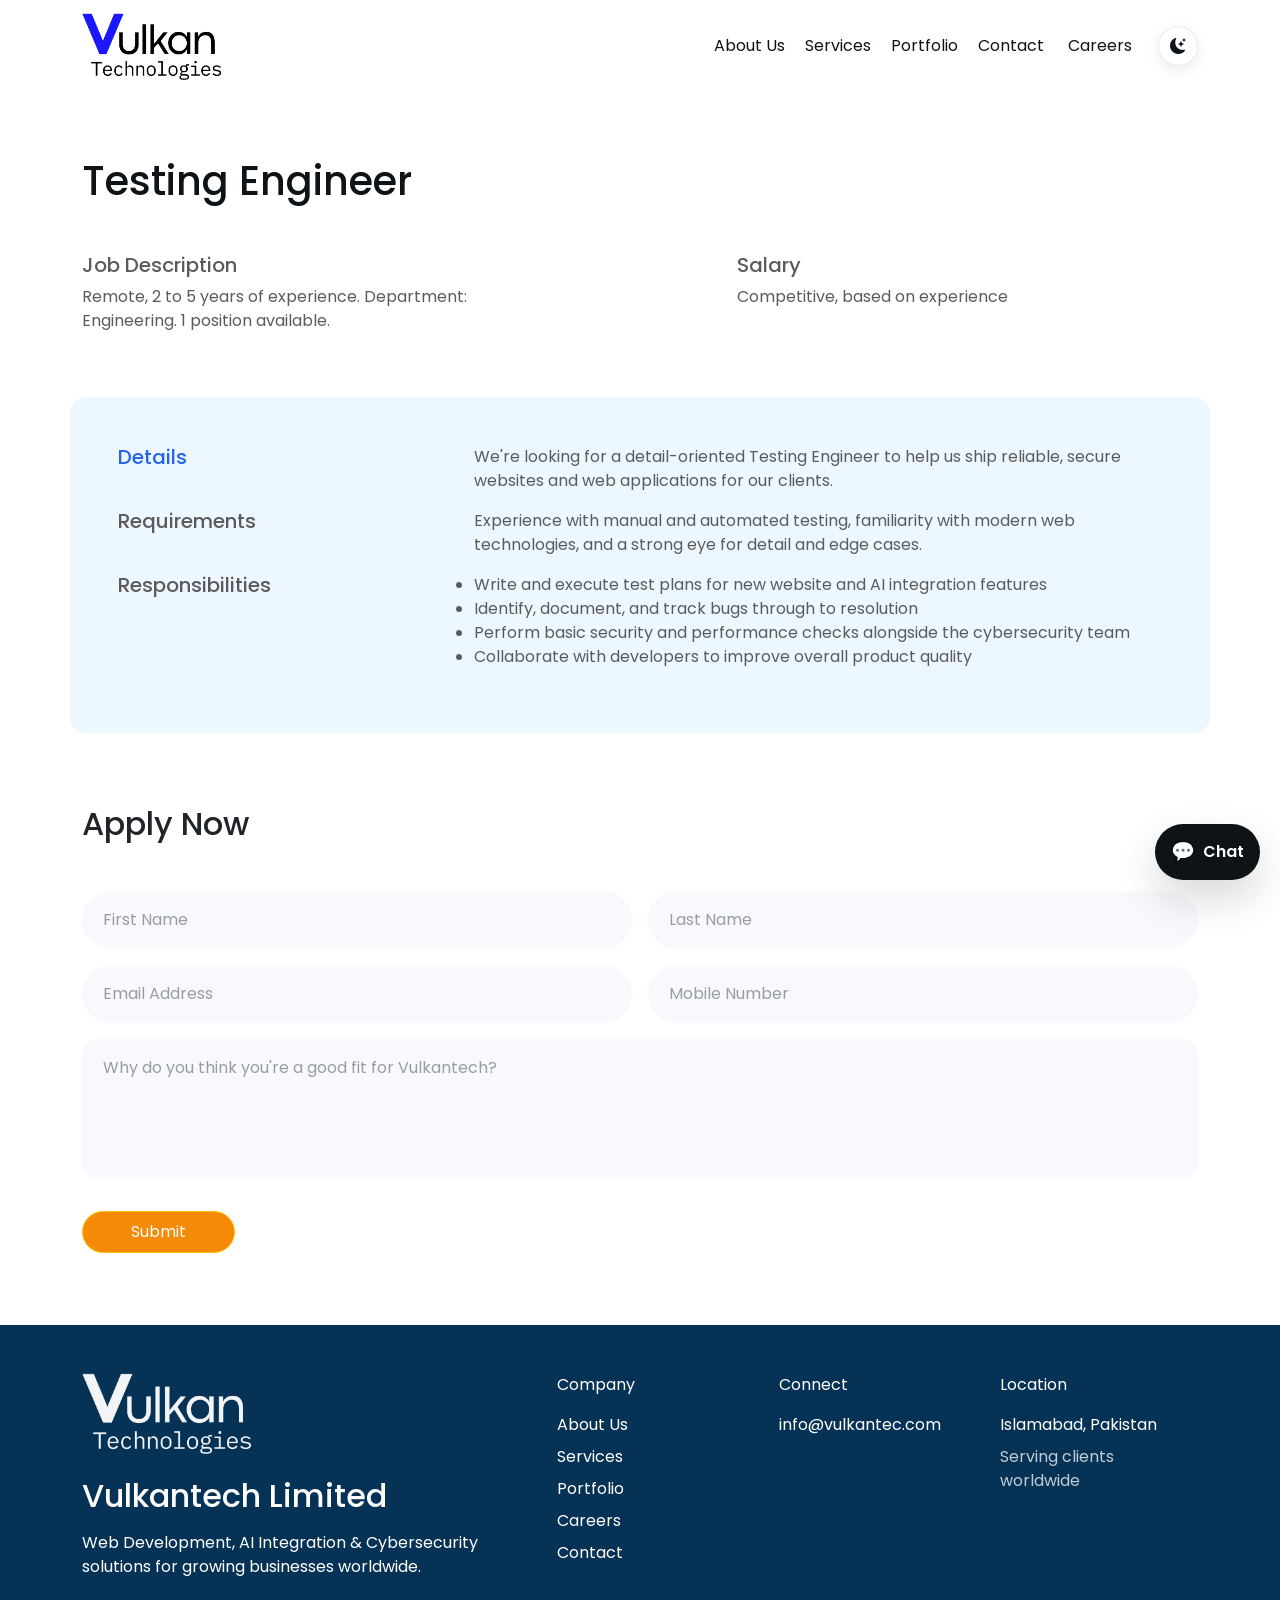
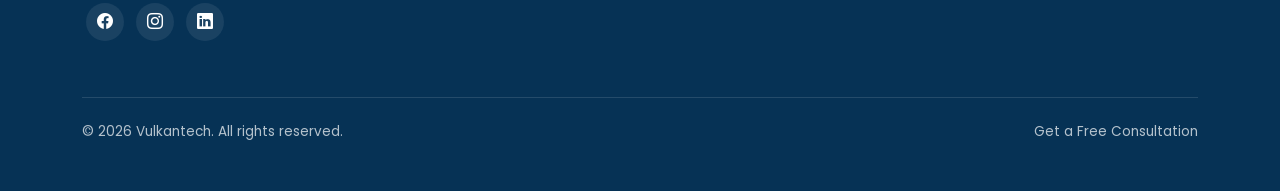
<file: Apply.html>
<!DOCTYPE html>
<html lang="en">
  <head>
    <meta charset="UTF-8" />
    <script>
      (function () {
        var stored = localStorage.getItem("theme");
        var theme = stored || (window.matchMedia("(prefers-color-scheme: dark)").matches ? "dark" : "light");
        document.documentElement.setAttribute("data-theme", theme);
      })();
    </script>
    <meta http-equiv="X-UA-Compatible" content="IE=edge" />
    <meta name="viewport" content="width=device-width, initial-scale=1.0" />
    <title>Apply Now | Careers at Vulkantech</title>
    <meta name="description" content="Apply for an open role at Vulkantech. Tell us about yourself and we'll get back to you." />
    <meta name="robots" content="noindex, follow" />
    <meta name="author" content="Vulkantech" />
    <link rel="canonical" href="https://vulkantech.com/Apply.html" />
    <meta name="theme-color" content="#063255" />

    <link rel="icon" type="image/x-icon" href="./favicon.ico" />
    <link rel="icon" type="image/png" sizes="32x32" href="./images/favicon-32x32.png" />
    <link rel="icon" type="image/png" sizes="16x16" href="./images/favicon-16x16.png" />
    <link rel="apple-touch-icon" sizes="180x180" href="./images/apple-touch-icon.png" />
    <link rel="manifest" href="./site.webmanifest" />

    <link rel="preconnect" href="https://fonts.googleapis.com" />
    <link rel="preconnect" href="https://fonts.gstatic.com" crossorigin />
    <link rel="preconnect" href="https://cdn.jsdelivr.net" crossorigin />
    <link
      href="https://fonts.googleapis.com/css2?family=Poppins:wght@100;200;300;400;500;600;700;800&display=swap"
      rel="stylesheet"
    />

    <link rel="stylesheet" href="./app.css" />
    <link
      href="https://cdn.jsdelivr.net/npm/bootstrap@5.1.3/dist/css/bootstrap.min.css"
      rel="stylesheet"
      integrity="sha384-1BmE4kWBq78iYhFldvKuhfTAU6auU8tT94WrHftjDbrCEXSU1oBoqyl2QvZ6jIW3"
      crossorigin="anonymous"
    />
    <link
      rel="stylesheet"
      href="https://cdn.jsdelivr.net/npm/bootstrap-icons@1.11.3/font/bootstrap-icons.css"
    />
    <script src="./components/Navbar.js" defer></script>
  </head>
  <body>
    <a class="skip-link" href="#main-content">Skip to main content</a>
    <div class="app">
      <!-- Navbar  -->
      <nav id="navbar" class="navbar navbar-expand-md navbar-light"></nav>
      <main id="main-content">
      <!-- Header  -->
      <div class="container-fluid mt-5">
        <div class="container light-bg">
          <div class="row">
            <div class="col-10">
              <h1 class="cl-blue-900 mt-3">Testing Engineer</h1>
              <div
                class="d-flex flex-column flex-sm-row justify-content-between mt-5"
              >
                <div class="me-3">
                  <div class="h5">Job Description</div>
                  <p class="w-75">
                    Remote, 2 to 5 years of experience. Department: Engineering. 1 position available.
                  </p>
                </div>
                <div>
                  <div class="h5">Salary</div>
                  <p>Competitive, based on experience</p>
                </div>
              </div>
            </div>
          </div>
        </div>
      </div>
      <!-- Detail  -->
      <div class="container-fluid mt-5 reveal">
        <div class="container bg-bluefaint light-bg b-6 p-3 p-md-5">
          <div class="row">
            <div class="col-12">
              <div class="row">
                <div class="col-12 col-sm-4 h5 cl-primary">Details</div>
                <div class="col-12 col-sm-8">
                  <p>
                    We're looking for a detail-oriented Testing Engineer to help us ship reliable, secure websites and web applications for our clients.
                  </p>
                </div>
              </div>
            </div>
            <div class="col-12">
              <div class="row">
                <div class="col-12 col-sm-4 h5">Requirements</div>
                <div class="col-12 col-sm-8">
                  <p>
                    Experience with manual and automated testing, familiarity with modern web technologies, and a strong eye for detail and edge cases.
                  </p>
                </div>
              </div>
            </div>
            <div class="col-12">
              <div class="row">
                <div class="col-12 col-sm-4 h5">Responsibilities</div>
                <div class="col-12 col-sm-8">
                  <ul class="p-sm-0">
                    <li>Write and execute test plans for new website and AI integration features</li>
                    <li>
                      Identify, document, and track bugs through to resolution
                    </li>
                    <li>
                      Perform basic security and performance checks alongside the cybersecurity team
                    </li>
                    <li>
                      Collaborate with developers to improve overall product quality
                    </li>
                  </ul>
                </div>
              </div>
            </div>
          </div>
        </div>
      </div>
      <!-- Apply section  -->
      <div class="container-fluid py-5 my-4 reveal">
        <div class="container">
          <h2>Apply Now</h2>
          <div class="mt-5">
            <form
              class="row g-3"
              id="applyForm"
              data-mailto-form
              data-mailto-to="info@vulkantech.com"
              data-mailto-subject="Job application: Testing Engineer"
            >
              <div class="col-12">
                <div class="row row-cols-2 g-3">
                  <div class="form-floating col-12 col-md-6">
                    <input
                      class="form-control border-0 bg-blue-200 rounded-pill px-3"
                      type="text"
                      name="First Name"
                      id="applyFirstName"
                      placeholder="First Name"
                      required
                    />
                    <label class="ms-3" for="applyFirstName">First Name</label>
                  </div>
                  <div class="form-floating col-12 col-md-6">
                    <input
                      class="form-control border-0 bg-blue-200 rounded-pill px-3"
                      type="text"
                      name="Last Name"
                      id="applyLastName"
                      placeholder="Last Name"
                      required
                    />
                    <label class="ms-3" for="applyLastName">Last Name</label>
                  </div>
                </div>
              </div>
              <div class="col-12">
                <div class="row row-cols-2 g-3">
                  <div class="form-floating col-12 col-md-6">
                    <input
                      class="form-control border-0 bg-blue-200 rounded-pill px-3"
                      type="email"
                      name="Email"
                      id="applyEmail"
                      placeholder="Email Id"
                      required
                    />
                    <label class="ms-3" for="applyEmail"
                      >Email Address</label
                    >
                  </div>
                  <div class="form-floating col-12 col-md-6">
                    <input
                      class="form-control border-0 bg-blue-200 rounded-pill px-3"
                      type="tel"
                      name="Mobile Number"
                      id="applyMobile"
                      placeholder="Mobile Number"
                    />
                    <label class="ms-3" for="applyMobile"
                      >Mobile Number</label
                    >
                  </div>
                </div>
              </div>
              <div class="form-floating col-12">
                <textarea
                  class="form-control border-0 bg-blue-200 b-6 px-3"
                  placeholder="Leave a comment here"
                  name="Why are you a good fit"
                  id="floatingTextarea2"
                  style="height: 140px; resize: none"
                  required
                ></textarea>
                <label class="ms-3" for="floatingTextarea2"
                  >Why do you think you're a good fit for Vulkantech?</label
                >
              </div>
              <div class="col-12 pt-3">
                <button
                  id="applyFormSubmitBtn"
                  type="submit"
                  class="btn btn-warning rounded-pill bg-brand-primay px-5 py-2"
                >
                  Submit
                </button>
                <div class="form-success" role="status">
                  <i class="bi bi-check-circle-fill" aria-hidden="true"></i>
                  Thanks! Your email app should open with your application ready to send.
                </div>
              </div>
            </form>
          </div>
        </div>
      </div>
      </main>
      <!-- Footer  -->
      <footer
        id="footer"
        class="container-fluid bg-blueDark py-5 dark-bg"
      ></footer>
    </div>
    <!-- Bootstrap CDN link  -->
    <script
      src="https://cdn.jsdelivr.net/npm/bootstrap@5.1.3/dist/js/bootstrap.bundle.min.js"
      integrity="sha384-ka7Sk0Gln4gmtz2MlQnikT1wXgYsOg+OMhuP+IlRH9sENBO0LRn5q+8nbTov4+1p"
      crossorigin="anonymous"
    ></script>
    <div class="chat-widget" id="chatWidget">
      <button class="chat-widget-toggle" id="chatWidgetToggle" aria-label="Open chat" aria-expanded="false" aria-controls="chatWidgetPanel">
        <span class="chat-widget-icon" aria-hidden="true">💬</span>
        <span class="chat-widget-label">Chat</span>
      </button>
      <div class="chat-widget-panel" id="chatWidgetPanel" aria-hidden="true">
        <div class="chat-widget-header">
          <div>
            <strong>Support Chat</strong>
            <p>How can we help you today?</p>
          </div>
          <button type="button" class="chat-widget-close" id="chatWidgetClose" aria-label="Close chat">✕</button>
        </div>
        <div class="chat-widget-body" id="chatWidgetBody">
          <div class="chat-message bot">Hi there! 👋 Ask me about our services, pricing, contact info, or business hours.</div>
        </div>
        <form class="chat-widget-form" id="chatWidgetForm">
          <input type="text" id="chatWidgetInput" placeholder="Type your message..." aria-label="Type your message" />
          <button type="submit" class="chat-widget-send">Send</button>
        </form>
      </div>
    </div>
    <!--  App.js file -->
    <script src="./app.js"></script>
    <!--  Component : Footer -->
    <script src="./components/Footer.js"></script>
  </body>
</html>
</file>
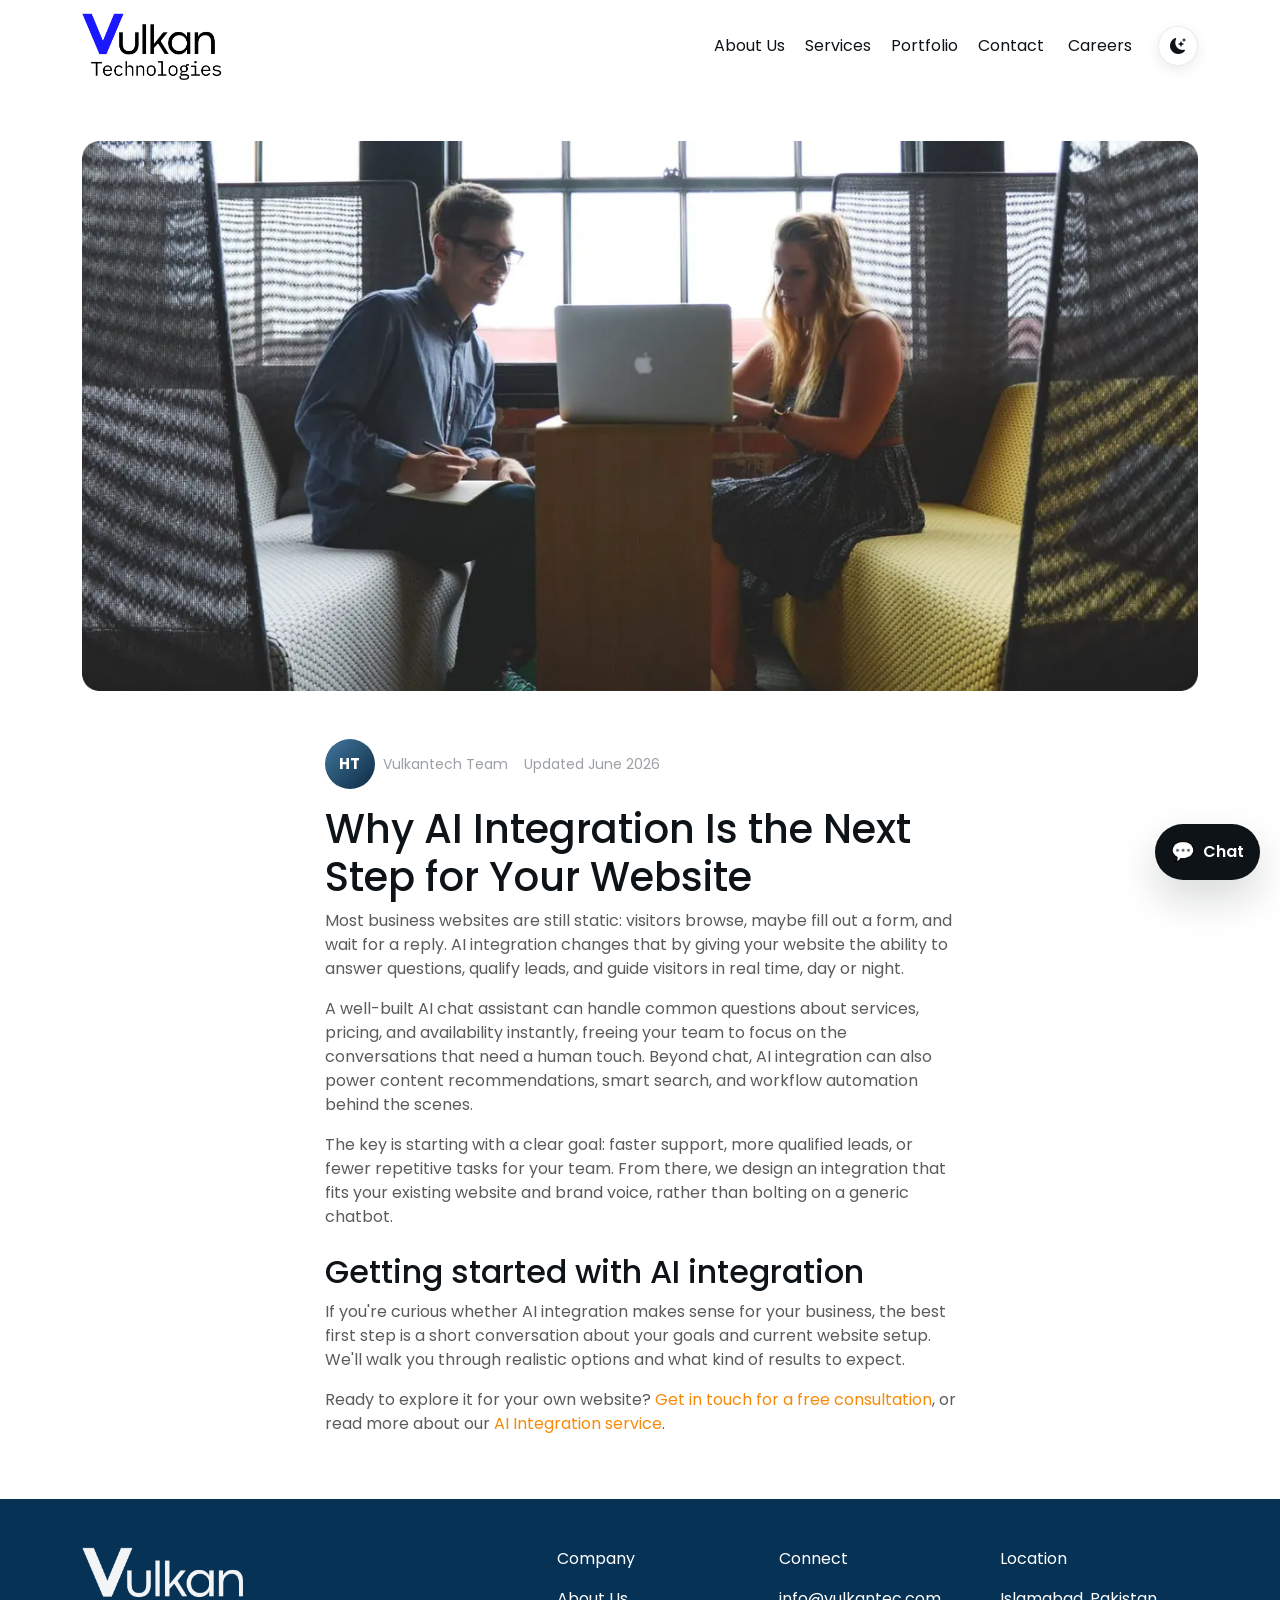
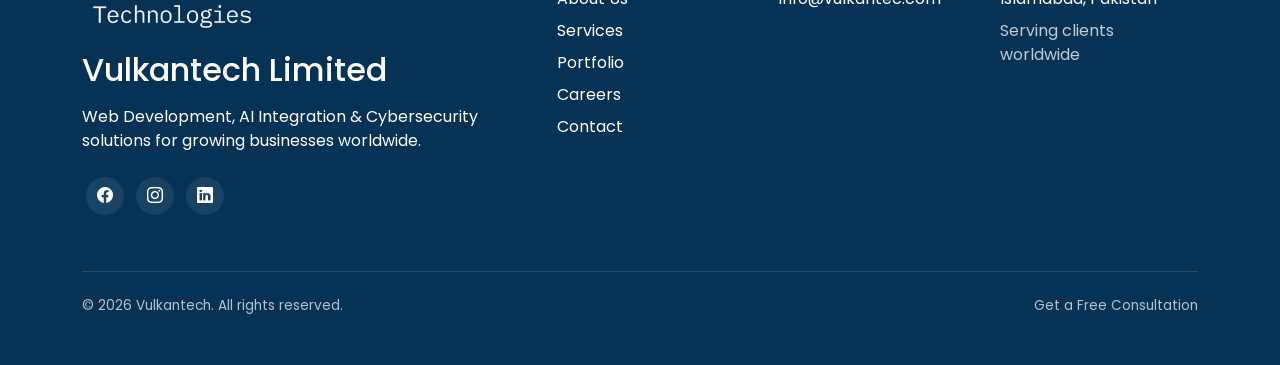
<file: BlogInner.html>
<!DOCTYPE html>
<html lang="en">
  <head>
    <meta charset="UTF-8" />
    <script>
      (function () {
        var stored = localStorage.getItem("theme");
        var theme = stored || (window.matchMedia("(prefers-color-scheme: dark)").matches ? "dark" : "light");
        document.documentElement.setAttribute("data-theme", theme);
      })();
    </script>
    <meta http-equiv="X-UA-Compatible" content="IE=edge" />
    <meta name="viewport" content="width=device-width, initial-scale=1.0" />
    <title>Why AI Integration Is the Next Step for Your Website | Vulkantech</title>
    <meta
      name="description"
      content="Smart chatbots and automation can cut response times and boost conversions. Here's how AI integration helps growing businesses get more from their website."
    />
    <meta name="keywords" content="AI integration for websites, AI chatbot, website automation, Vulkantech blog" />
    <meta name="robots" content="index, follow" />
    <meta name="author" content="Vulkantech" />
    <link rel="canonical" href="https://vulkantech.com/BlogInner.html" />
    <meta name="theme-color" content="#063255" />

    <meta property="og:type" content="article" />
    <meta property="og:site_name" content="Vulkantech" />
    <meta property="og:title" content="Why AI Integration Is the Next Step for Your Website" />
    <meta property="og:description" content="Smart chatbots and automation can cut response times and boost conversions. Here's how AI integration helps growing businesses." />
    <meta property="og:url" content="https://vulkantech.com/BlogInner.html" />
    <meta property="og:image" content="https://vulkantech.com/images/og-image.png" />
    <meta name="twitter:card" content="summary_large_image" />
    <meta name="twitter:title" content="Why AI Integration Is the Next Step for Your Website" />
    <meta name="twitter:description" content="Smart chatbots and automation can cut response times and boost conversions. Here's how AI integration helps growing businesses." />
    <meta name="twitter:image" content="https://vulkantech.com/images/og-image.png" />

    <link rel="icon" type="image/x-icon" href="./favicon.ico" />
    <link rel="icon" type="image/png" sizes="32x32" href="./images/favicon-32x32.png" />
    <link rel="icon" type="image/png" sizes="16x16" href="./images/favicon-16x16.png" />
    <link rel="apple-touch-icon" sizes="180x180" href="./images/apple-touch-icon.png" />
    <link rel="manifest" href="./site.webmanifest" />

    <link rel="preconnect" href="https://fonts.googleapis.com" />
    <link rel="preconnect" href="https://fonts.gstatic.com" crossorigin />
    <link rel="preconnect" href="https://cdn.jsdelivr.net" crossorigin />
    <link
      href="https://fonts.googleapis.com/css2?family=Poppins:wght@100;200;300;400;500;600;700;800&display=swap"
      rel="stylesheet"
    />

    <link rel="stylesheet" href="./app.css" />
    <link
      href="https://cdn.jsdelivr.net/npm/bootstrap@5.1.3/dist/css/bootstrap.min.css"
      rel="stylesheet"
      integrity="sha384-1BmE4kWBq78iYhFldvKuhfTAU6auU8tT94WrHftjDbrCEXSU1oBoqyl2QvZ6jIW3"
      crossorigin="anonymous"
    />
    <link
      rel="stylesheet"
      href="https://cdn.jsdelivr.net/npm/bootstrap-icons@1.11.3/font/bootstrap-icons.css"
    />
    <script src="./components/Navbar.js" defer></script>

    <script type="application/ld+json">
      {
        "@context": "https://schema.org",
        "@type": "BlogPosting",
        "headline": "Why AI Integration Is the Next Step for Your Website",
        "datePublished": "2026-05-04",
        "author": { "@type": "Organization", "name": "Vulkantech" },
        "publisher": { "@type": "Organization", "name": "Vulkantech" },
        "mainEntityOfPage": "https://vulkantech.com/BlogInner.html"
      }
    </script>
  </head>
  <body>
    <a class="skip-link" href="#main-content">Skip to main content</a>
    <div class="app">
      <!-- Navbar  -->
      <nav id="navbar" class="navbar navbar-expand-md navbar-light"></nav>
      <main id="main-content">
      <!-- Post detail / info  -->
      <section class="container-fluid py-3 py-md-5 light-bg reveal">
        <div class="container">
          <div class="row justify-content-center g-5">
            <div class="col-12">
              <img
                class="img-fit-cover b-6"
                src="./images/BlogPost-Img.webp"
                alt="AI chat assistant integrated into a website interface"
                loading="lazy"
              />
            </div>
            <div class="col-12 col-md-10 col-lg-7">
              <div>
                <figcaption class="reviewer-info d-flex align-items-center">
                  <div
                    class="avatar-initial"
                    style="width: 50px; height: 50px;"
                    aria-hidden="true"
                  >
                    HT
                  </div>
                  <div class="d-flex flex-wrap">
                    <span class="px-2 fs-7">Vulkantech Team</span>
                    <span class="px-2 fs-7">Updated June 2026</span>
                  </div>
                </figcaption>
                <div>
                  <h1 class="cl-blue-900 mt-3">
                    Why AI Integration Is the Next Step for Your Website
                  </h1>
                  <div>
                    <p>
                      Most business websites are still static: visitors browse, maybe fill out a form, and wait for a reply. AI integration changes that by giving your website the ability to answer questions, qualify leads, and guide visitors in real time, day or night.
                    </p>
                    <p>
                      A well-built AI chat assistant can handle common questions about services, pricing, and availability instantly, freeing your team to focus on the conversations that need a human touch. Beyond chat, AI integration can also power content recommendations, smart search, and workflow automation behind the scenes.
                    </p>
                    <p>
                      The key is starting with a clear goal: faster support, more qualified leads, or fewer repetitive tasks for your team. From there, we design an integration that fits your existing website and brand voice, rather than bolting on a generic chatbot.
                    </p>
                  </div>
                </div>
                <div>
                  <h2 class="cl-blue-900 mt-4">
                    Getting started with AI integration
                  </h2>
                  <div>
                    <p>
                      If you're curious whether AI integration makes sense for your business, the best first step is a short conversation about your goals and current website setup. We'll walk you through realistic options and what kind of results to expect.
                    </p>
                    <p>
                      Ready to explore it for your own website? <a href="./contact.html">Get in touch for a free consultation</a>, or read more about our <a href="./service.html">AI Integration service</a>.
                    </p>
                  </div>
                </div>
              </div>
            </div>
          </div>
        </div>
      </section>
      </main>
      <!-- Footer  -->
      <footer
        id="footer"
        class="container-fluid bg-blueDark py-5 dark-bg"
      ></footer>
    </div>
    <!-- Bootstrap CDN link  -->
    <script
      src="https://cdn.jsdelivr.net/npm/bootstrap@5.1.3/dist/js/bootstrap.bundle.min.js"
      integrity="sha384-ka7Sk0Gln4gmtz2MlQnikT1wXgYsOg+OMhuP+IlRH9sENBO0LRn5q+8nbTov4+1p"
      crossorigin="anonymous"
    ></script>
    <div class="chat-widget" id="chatWidget">
      <button class="chat-widget-toggle" id="chatWidgetToggle" aria-label="Open chat" aria-expanded="false" aria-controls="chatWidgetPanel">
        <span class="chat-widget-icon" aria-hidden="true">💬</span>
        <span class="chat-widget-label">Chat</span>
      </button>
      <div class="chat-widget-panel" id="chatWidgetPanel" aria-hidden="true">
        <div class="chat-widget-header">
          <div>
            <strong>Support Chat</strong>
            <p>How can we help you today?</p>
          </div>
          <button type="button" class="chat-widget-close" id="chatWidgetClose" aria-label="Close chat">✕</button>
        </div>
        <div class="chat-widget-body" id="chatWidgetBody">
          <div class="chat-message bot">Hi there! 👋 Ask me about our services, pricing, contact info, or business hours.</div>
        </div>
        <form class="chat-widget-form" id="chatWidgetForm">
          <input type="text" id="chatWidgetInput" placeholder="Type your message..." aria-label="Type your message" />
          <button type="submit" class="chat-widget-send">Send</button>
        </form>
      </div>
    </div>
    <!--  App.js file -->
    <script src="./app.js"></script>
    <!--  Component : Footer -->
    <script src="./components/Footer.js"></script>
  </body>
</html>
</file>
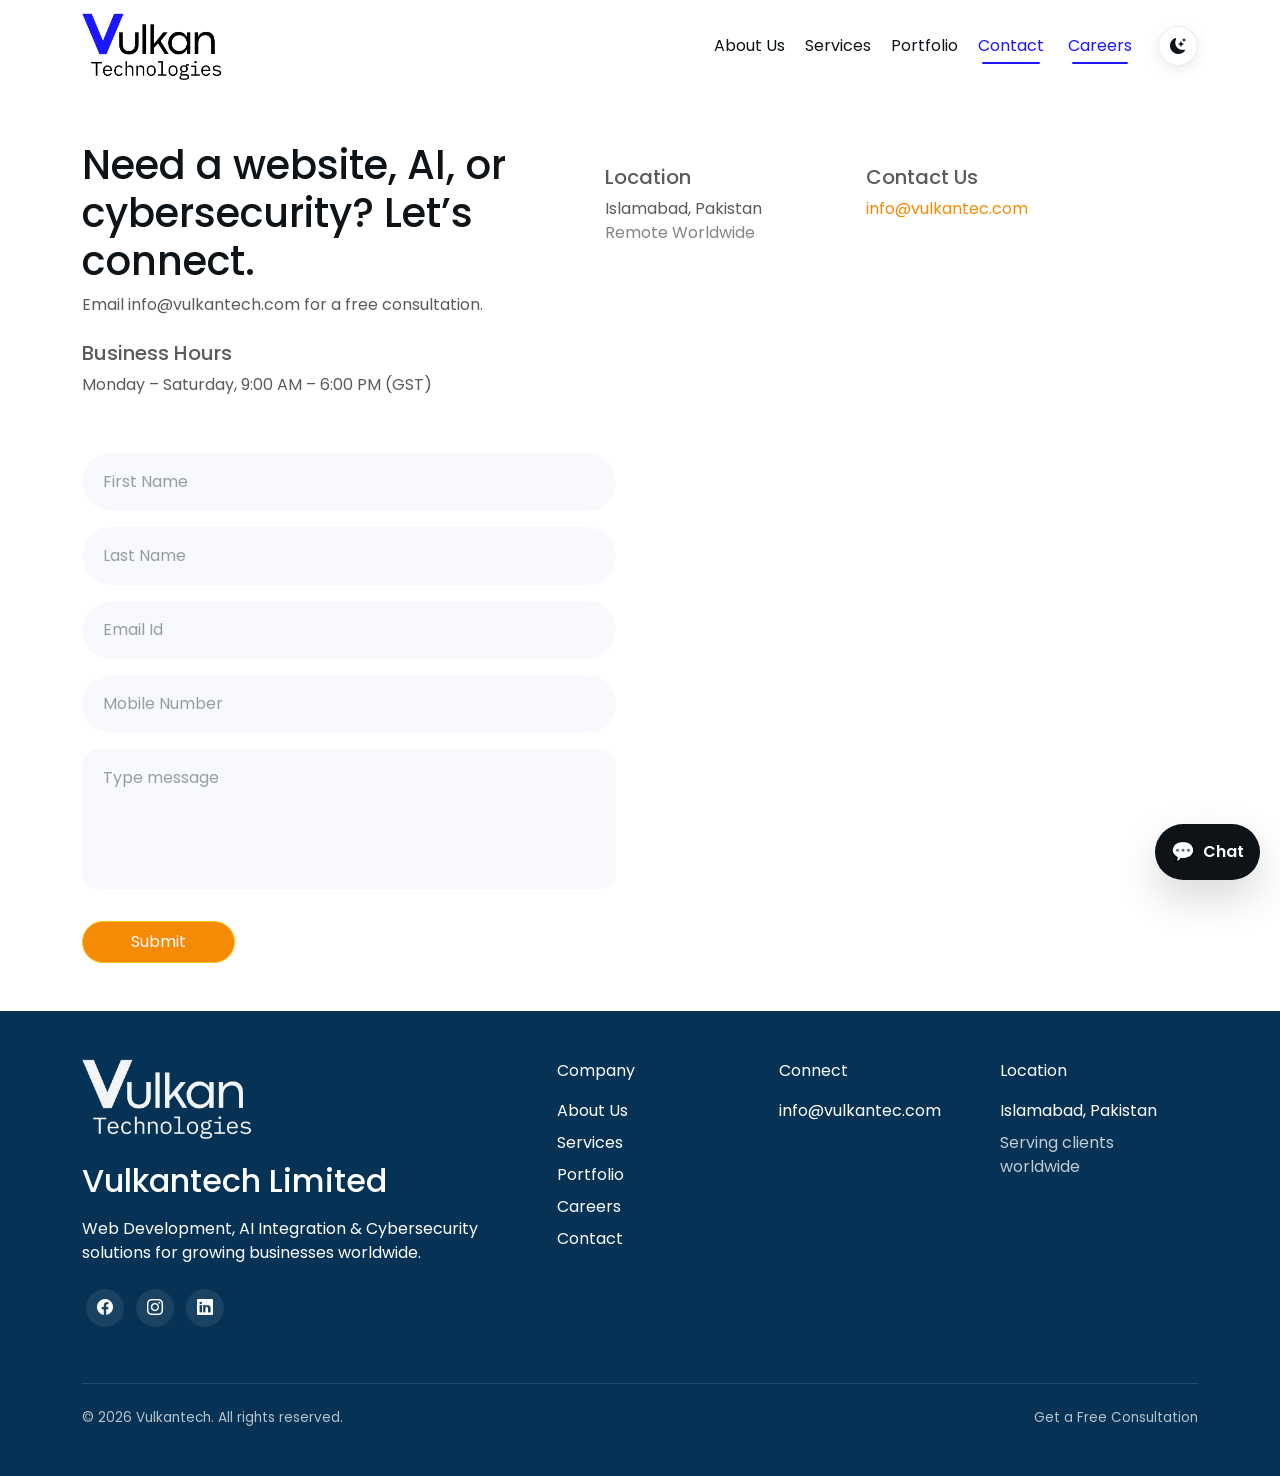
<file: contact.html>
<!DOCTYPE html>
<html lang="en">
  <head>
    <meta charset="UTF-8" />
    <script>
      (function () {
        var stored = localStorage.getItem("theme");
        var theme = stored || (window.matchMedia("(prefers-color-scheme: dark)").matches ? "dark" : "light");
        document.documentElement.setAttribute("data-theme", theme);
      })();
    </script>
    <meta http-equiv="X-UA-Compatible" content="IE=edge" />
    <meta name="viewport" content="width=device-width, initial-scale=1.0" />
    <title>Contact Us | Vulkantec</title>
    <meta
      name="description"
      content="Contact Vulkantec in Islamabad, PAK for a free consultation on web development, AI integration, or cybersecurity. Email or message us on WhatsApp."
    />
    <meta
      name="keywords"
      content="contact Vulkantec in Islamabad, PAK web development, free consultation, web development quote, cybersecurity consultation"
    />
    <meta name="robots" content="index, follow" />
    <meta name="author" content="Vulkantech" />
    <link rel="canonical" href="https://vulkantec.com/contact.html" />
    <meta name="theme-color" content="#063255" />

    <meta property="og:type" content="website" />
    <meta property="og:site_name" content="Vulkantech" />
    <meta property="og:title" content="Contact Us | Vulkantec" />
    <meta property="og:description" content="Get a free consultation on web development, AI integration, or cybersecurity from Vulkantech." />
    <meta property="og:url" content="https://vulkantech.com/contact.html" />
    <meta property="og:image" content="https://vulkantech.com/images/og-image.png" />
    <meta name="twitter:card" content="summary_large_image" />
    <meta name="twitter:title" content="Contact Us | Vulkantec" />
    <meta name="twitter:description" content="Get a free consultation on web development, AI integration, or cybersecurity from Vulkantech." />
    <meta name="twitter:image" content="https://vulkantech.com/images/og-image.png" />

    <link rel="icon" type="image/x-icon" href="./favicon.ico" />
    <link rel="icon" type="image/png" sizes="32x32" href="./images/favicon-32x32.png" />
    <link rel="icon" type="image/png" sizes="16x16" href="./images/favicon-16x16.png" />
    <link rel="apple-touch-icon" sizes="180x180" href="./images/apple-touch-icon.png" />
    <link rel="manifest" href="./site.webmanifest" />

    <link rel="preconnect" href="https://fonts.googleapis.com" />
    <link rel="preconnect" href="https://fonts.gstatic.com" crossorigin />
    <link rel="preconnect" href="https://cdn.jsdelivr.net" crossorigin />
    <link
      href="https://fonts.googleapis.com/css2?family=Poppins:wght@100;200;300;400;500;600;700;800&display=swap"
      rel="stylesheet"
    />

    <link rel="stylesheet" href="./app.css" />
    <link
      href="https://cdn.jsdelivr.net/npm/bootstrap@5.1.3/dist/css/bootstrap.min.css"
      rel="stylesheet"
      integrity="sha384-1BmE4kWBq78iYhFldvKuhfTAU6auU8tT94WrHftjDbrCEXSU1oBoqyl2QvZ6jIW3"
      crossorigin="anonymous"
    />
    <link
      rel="stylesheet"
      href="https://cdn.jsdelivr.net/npm/bootstrap-icons@1.11.3/font/bootstrap-icons.css"
    />
    <script src="./components/Navbar.js" defer></script>

    <script type="application/ld+json">
      {
        "@context": "https://schema.org",
        "@type": "ContactPage",
        "url": "https://vulkantech.com/contact.html",
        "about": {
          "@type": "Organization",
          "name": "Vulkantech",
          "email": "info@vulkantec.com",
          "address": {
            "@type": "PostalAddress",
            "addressLocality": "Islamabad",
            "addressCountry": "PK"
          },
          "openingHoursSpecification": {
            "@type": "OpeningHoursSpecification",
            "dayOfWeek": ["Monday", "Tuesday", "Wednesday", "Thursday", "Friday", "Saturday"],
            "opens": "09:00",
            "closes": "18:00"
          }
        }
      }
    </script>
  </head>
  <body>
    <a class="skip-link" href="#main-content">Skip to main content</a>
    <div class="app">
      <!-- Navbar  -->
      <nav id="navbar" class="navbar navbar-expand-md navbar-light"></nav>
      <main id="main-content">
      <!-- Header  -->
      <div class="container-fluid py-5 light-bg overflow-hidden">
        <div class="container">
          <div class="row">
            <div class="col-11">
              <div class="row">
                <div class="col-12 col-md-6">
                  <h1 class="cl-blue-900">
                    Need a website, AI, or cybersecurity? Let’s connect.

                  </h1>
                  <p>
                    Email info@vulkantech.com for a free consultation.
                  </p>
                </div>
                <div class="col-6 col-md-3 py-4">
                  <div class="h5">Location</div>
                  <ul class="list-unstyled">
                    <li>Islamabad, Pakistan</li>
                    <li class="opacity-75">Remote Worldwide</li>
                  </ul>
                </div>
                <div class="col-6 col-md-3 py-4">
                  <div class="h5">Contact Us</div>
                  <ul class="list-unstyled">
                    <li><a href="mailto:info@vulkantec.com">info@vulkantec.com</a></li>
                    <!-- <li><a href="mailto:hamzaahmed11001@gmail.com">hamzaahmed11001@gmail.com</a></li> -->
                  </ul>
                </div>
                <div class="col-12 col-md-6 py-2">
                  <div class="h5">Business Hours</div>
                  <p class="mb-0">Monday – Saturday, 9:00 AM – 6:00 PM (GST)</p>
                </div>
              </div>
            </div>
          </div>
        </div>
      </div>
      <!-- Contact section  -->
      <div class="container-fluid reveal">
        <div class="container">
          <div class="row g-5">
            <div class="col-12 col-md-6">
              <form
                class="row g-3"
                id="contactForm"
                data-mailto-form
                data-mailto-to="info@vulkantec.com"
                data-mailto-subject="New consultation request from website"
              >
                <div class="form-floating col-12">
                  <input
                    class="form-control border-0 bg-blue-200 rounded-pill px-3"
                    type="text"
                    name="First Name"
                    id="firstName"
                    placeholder="First Name"
                    required
                  />
                  <label class="ms-3" for="firstName">First Name</label>
                </div>
                <div class="form-floating col-12">
                  <input
                    class="form-control border-0 bg-blue-200 rounded-pill px-3"
                    type="text"
                    name="Last Name"
                    id="lastName"
                    placeholder="Last Name"
                    required
                  />
                  <label class="ms-3" for="lastName">Last Name</label>
                </div>
                <div class="form-floating col-12">
                  <input
                    class="form-control border-0 bg-blue-200 rounded-pill px-3"
                    type="email"
                    name="Email"
                    id="emailInput"
                    placeholder="Email Id"
                    required
                  />
                  <label class="ms-3" for="emailInput">Email Id</label>
                </div>
                <div class="form-floating col-12">
                  <input
                    class="form-control border-0 bg-blue-200 rounded-pill px-3"
                    type="tel"
                    name="Mobile Number"
                    id="mobileInput"
                    placeholder="Mobile Number"
                  />
                  <label class="ms-3" for="mobileInput">Mobile Number</label>
                </div>
                <div class="form-floating col-12">
                  <textarea
                    class="form-control border-0 bg-blue-200 b-6 px-3"
                    placeholder="Leave a comment here"
                    name="Message"
                    id="floatingTextarea2"
                    style="height: 140px; resize: none"
                    required
                  ></textarea>
                  <label class="ms-3" for="floatingTextarea2">Type message</label>
                </div>
                <div class="col-12 pt-3">
                  <button
                    id="applyFormSubmitBtn"
                    type="submit"
                    class="btn btn-warning rounded-pill bg-brand-primay px-5 py-2"
                  >
                    Submit
                  </button>
                  <div class="form-success" role="status">
                    <i class="bi bi-check-circle-fill" aria-hidden="true"></i>
                    Thanks! Your email app should open with your message ready to send.
                  </div>
                </div>
              </form>
            </div>
            <div class="col-12 col-md-6 overflow-hidden b-6">
              <iframe
                src="https://maps.google.com/maps?q=Islamabad,Pakistan&z=12&output=embed"
                width="100%"
                height="420"
                style="border:0; display:block;"
                allowfullscreen=""
                loading="lazy"
                referrerpolicy="no-referrer-when-downgrade"
                title="Map showing Vulkantech' location in Islamabad, Pakistan"
              ></iframe>
            </div>
          </div>
        </div>
      </div>
      </main>
      <!-- Footer  -->
      <footer
        id="footer"
        class="container-fluid bg-blueDark py-5 dark-bg mt-5"
      ></footer>
    </div>

    <!-- Bootstrap CDN link  -->
    <script
      src="https://cdn.jsdelivr.net/npm/bootstrap@5.1.3/dist/js/bootstrap.bundle.min.js"
      integrity="sha384-ka7Sk0Gln4gmtz2MlQnikT1wXgYsOg+OMhuP+IlRH9sENBO0LRn5q+8nbTov4+1p"
      crossorigin="anonymous"
    ></script>
    <div class="chat-widget" id="chatWidget">
      <button class="chat-widget-toggle" id="chatWidgetToggle" aria-label="Open chat" aria-expanded="false" aria-controls="chatWidgetPanel">
        <span class="chat-widget-icon" aria-hidden="true">💬</span>
        <span class="chat-widget-label">Chat</span>
      </button>
      <div class="chat-widget-panel" id="chatWidgetPanel" aria-hidden="true">
        <div class="chat-widget-header">
          <div>
            <strong>Support Chat</strong>
            <p>How can we help you today?</p>
          </div>
          <button type="button" class="chat-widget-close" id="chatWidgetClose" aria-label="Close chat">✕</button>
        </div>
        <div class="chat-widget-body" id="chatWidgetBody">
          <div class="chat-message bot">Hi there! 👋 Ask me about our services, pricing, contact info, or business hours.</div>
        </div>
        <form class="chat-widget-form" id="chatWidgetForm">
          <input type="text" id="chatWidgetInput" placeholder="Type your message..." aria-label="Type your message" />
          <button type="submit" class="chat-widget-send">Send</button>
        </form>
      </div>
    </div>
    <!--  App.js file -->
    <script src="./app.js"></script>
    <!--  Component : Footer -->
    <script src="./components/Footer.js"></script>
  </body>
</html>
</file>
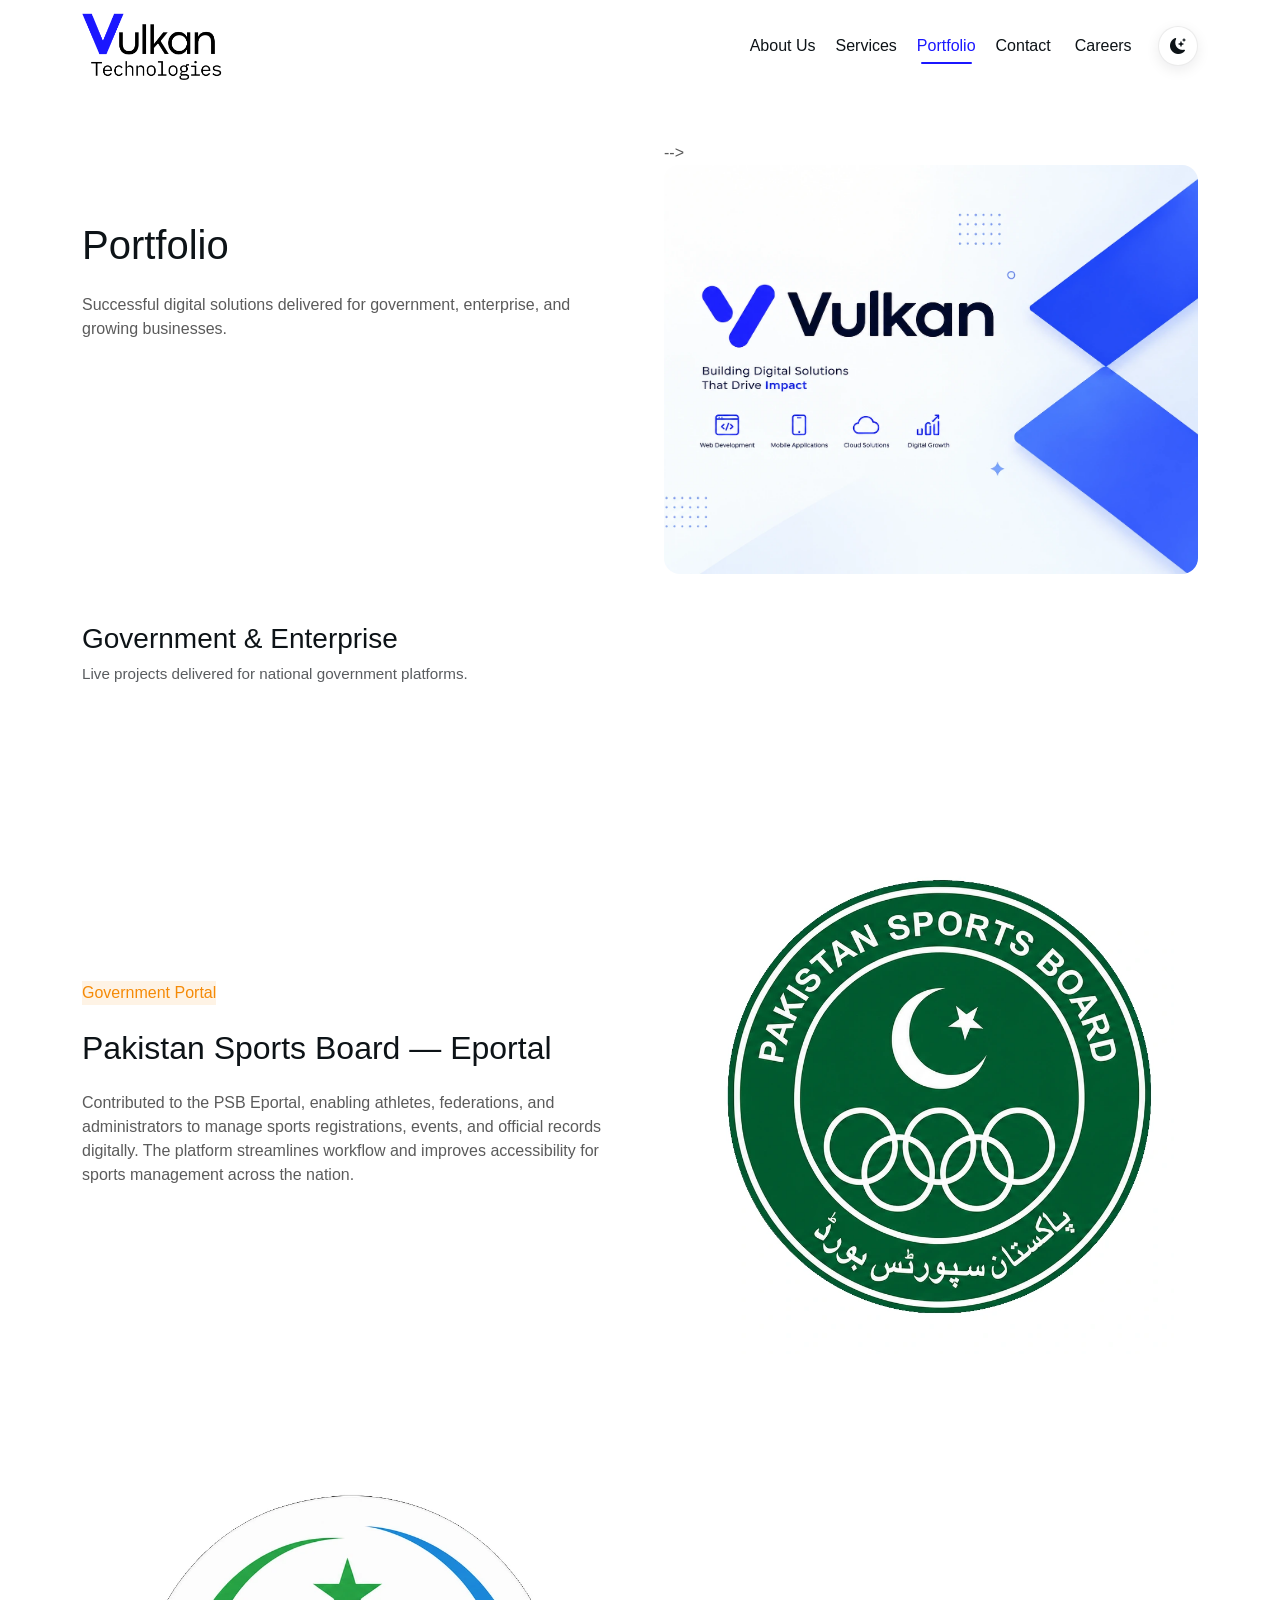
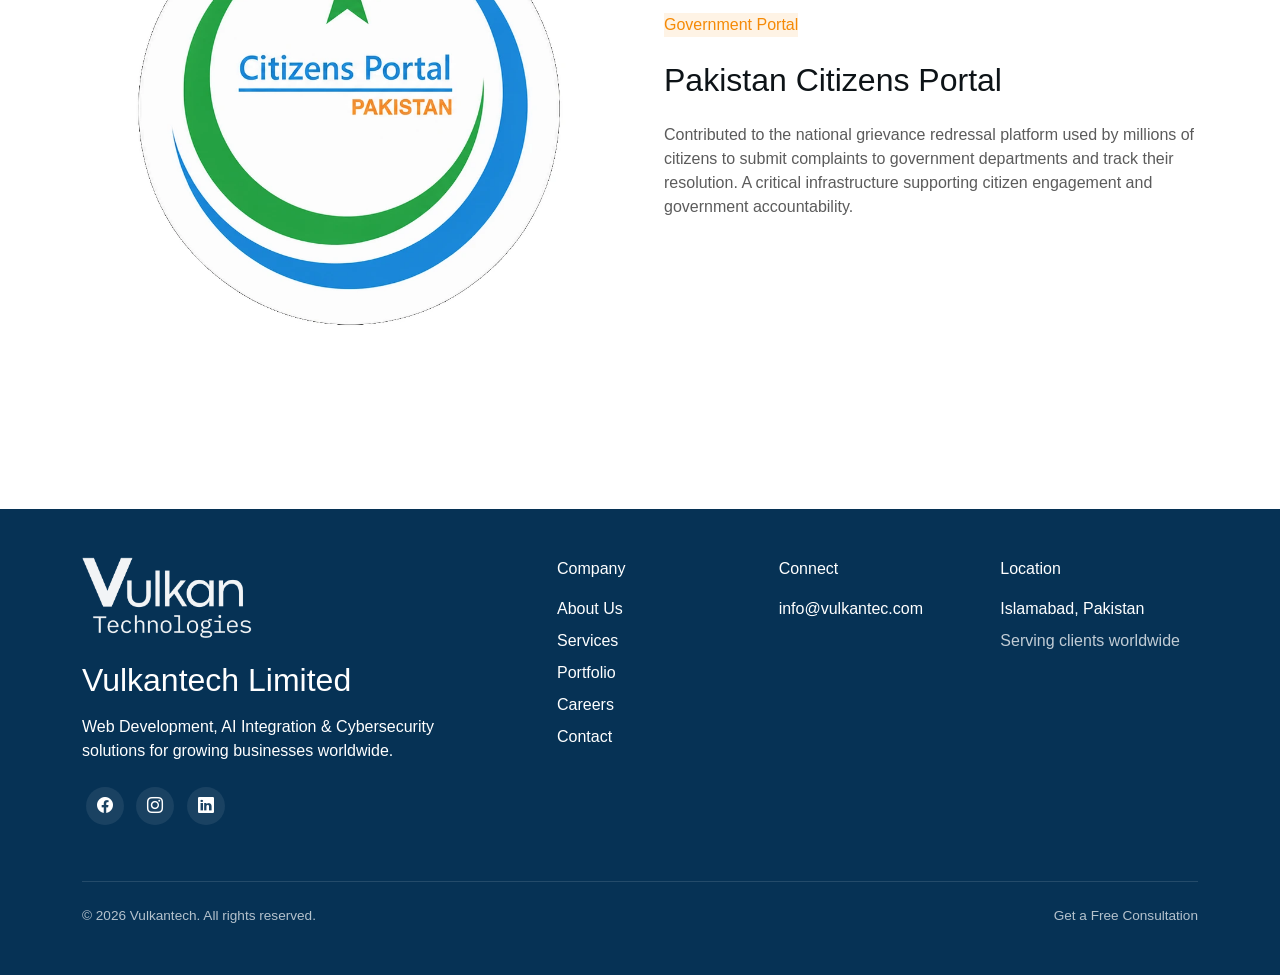
<file: portfolio.html>
<!DOCTYPE html>
<html lang="en">
  <head>
    <meta charset="UTF-8" />
    <script>
      (function () {
        var stored = localStorage.getItem("theme");
        var theme = stored || (window.matchMedia("(prefers-color-scheme: dark)").matches ? "dark" : "light");
        document.documentElement.setAttribute("data-theme", theme);
      })();
    </script>
    <meta http-equiv="X-UA-Compatible" content="IE=edge" />
    <meta name="viewport" content="width=device-width, initial-scale=1.0" />
    <title>Vulkantech | Portfolio</title>
    <link rel="stylesheet" href="./app.css" />
    <link
      href="https://cdn.jsdelivr.net/npm/bootstrap@5.1.3/dist/css/bootstrap.min.css"
      rel="stylesheet"
      integrity="sha384-1BmE4kWBq78iYhFldvKuhfTAU6auU8tT94WrHftjDbrCEXSU1oBoqyl2QvZ6jIW3"
      crossorigin="anonymous"
    />
    <link
      rel="stylesheet"
      href="https://cdn.jsdelivr.net/npm/bootstrap-icons@1.11.3/font/bootstrap-icons.css"
    />
    <script src="./components/Navbar.js" defer></script>
  </head>
  <body>
    <div class="app">
      <!-- Navbar  -->
      <nav id="navbar" class="navbar navbar-expand-md navbar-light"></nav>
      
      <!-- Header  -->
      <div class="container-fluid py-4 py-md-5 light-bg overflow-hidden">
        <div class="container">
          <div class="row g-5">
            <div class="col-md-5 col-lg-6 py-3">
              <div class="pt-lg-5">
                <h1 class="cl-blue-900 mt-3">
                  Portfolio
                </h1>
                <p class="my-4">
                  Successful digital solutions delivered for government, enterprise, and growing businesses.
                </p>
              </div>
              <div class="mt-4">
                  <!-- <a
                    href="./contact.html"
                    type="button"
                    class="btn btn-primary my-2 rounded-pill"
                  >
                    Start Your Project
                  </a> -->
              </div>
            </div>
            <div class="col-md-7 col-lg-6 position-relative">
              <!-- <!-- <div class="img-bar"></div> --> -->
              <!-- <img
                src="./images/Circle.svg"
                alt=""
                class="overlay-img--circle p-ru position-absolute"
              /> -->
              <img
                class="img-fit-cover b-6"     
                src="./images/portfoliobanner.webp"
                alt="Portfolio"
                srcset=""
              />
            </div>
          </div>
        </div>
      </div>

      <!-- Portfolio Section  -->
      <section class="container-fluid light-bg overflow-hidden mt-5 mt-md-4">
        <div class="container">
          <!-- Government & Enterprise Projects -->
          <div class="mb-5 pb-3">
            <h3 class="cl-blue-900 mb-2">Government &amp; Enterprise</h3>
            <p class="text-muted mb-5" style="font-size:0.95rem;">Live projects delivered for national government platforms.</p>
          </div>

          <div class="row gy-5 gy-md-0">
            <!-- Pakistan Sports Board Eportal -->
            <div class="col-12">
              <div class="row gx-5 gy-3 align-items-center">
                <div class="col-12 col-md-6">
                  <span class="mb-3 d-inline-block bg-brand-primayfaint cl-blue-700 portfolio-badge">Government Portal</span>
                  <h2 class="mt-2">Pakistan Sports Board — Eportal</h2>
                  <p class="py-3">
                    Contributed to the PSB Eportal, enabling athletes, federations, and administrators to manage sports registrations, events, and official records digitally. The platform streamlines workflow and improves accessibility for sports management across the nation.
                  </p>
                </div>
                <div class="col-12 col-md-6 p-3 p-lg-5 position-relative">
                  <div class="position-relative">
                    <img
                      class="img-fit-cover b-6"
                      src="./images/PSB.webp"
                      alt="Pakistan Sports Board Eportal"
                      srcset=""
                    />
                  </div>
                </div>
              </div>
            </div>

            <!-- Pakistan Citizens Portal -->
            <div class="col-12">
              <div class="row gx-5 gy-3 align-items-center">
                <div class="col-12 col-md-6 p-3 p-lg-5 position-relative order-md-1 order-2">
                  <div class="position-relative">
                    <img
                      class="img-fit-cover b-6"
                      src="./images/PCP.webp"
                      alt="Pakistan Citizens Portal"
                      srcset=""
                    />
                  </div>
                </div>
                <div class="col-12 col-md-6 order-md-2 order-1">
                  <span class="mb-3 d-inline-block bg-brand-primayfaint cl-blue-700 portfolio-badge">Government Portal</span>
                  <h2 class="mt-2">Pakistan Citizens Portal</h2>
                  <p class="py-3">
                    Contributed to the national grievance redressal platform used by millions of citizens to submit complaints to government departments and track their resolution. A critical infrastructure supporting citizen engagement and government accountability.
                  </p>
                </div>
              </div>
            </div>
          </div>
        </div>
      </section>

            <!-- <section
              id="videoSection"
              class="container-fluid py-5 my-md-3 my-lg-4"
            ></section> -->

      <!-- Footer  -->
      <footer
        id="footer"
        class="container-fluid bg-blueDark py-5 dark-bg mt-5"
      ></footer>
    </div>

    <!-- Bootstrap CDN link  -->
    <script
      src="https://cdn.jsdelivr.net/npm/bootstrap@5.1.3/dist/js/bootstrap.bundle.min.js"
      integrity="sha384-ka7Sk0Gln4gmtz2MlQnikT1wXgYsOg+OMhuP+IlRH9sENBO0LRn5q+8nbTov4+1p"
      crossorigin="anonymous"
    ></script>
    <!--  App.js file -->
    <script src="./app.js"></script>
    <!--  Component : Footer -->
    <script src="./components/Footer.js"></script>
    <!--  Component : videoSection -->
    <script src="./components/VideoSection.js"></script>
  </body>
</html>
</file>
<file: app.css>
* {
  font-family: "Poppins", sans-serif;
}

:root {
  --brand-navy: #0d1317;
  --brand-blue-900: #111827;
  --brand-blue-700: #2563eb;
  --brand-accent: #f58a07;
  --brand-blue-deep: #063255;
  --ease-smooth: cubic-bezier(0.22, 1, 0.36, 1);

  --bg-page: #ffffff;
  --bg-surface: #ffffff;
  --bg-surface-alt: #edf7ff;
  --bg-surface-soft: #dceaf5;
  --text-heading: #0d1317;
  --text-body: #5b5b5b;
  --text-muted: rgba(57, 65, 73, 0.5);
  --border-soft: rgba(13, 19, 23, 0.08);
  --navbar-bg: #ffffff;
  --footer-bg: #063255;
  --hover-accent: #1b17ff;
  --hover-accent-rgb: 27, 23, 255;
  --industry-card-bg: #ffffff;
  --industry-card-border: rgba(13, 19, 23, 0.08);
  --industry-icon-bg: #edf7ff;
  --industry-icon-color: #f58a07;
}

[data-theme="dark"] {
  --bg-page: #0b1220;
  --bg-surface: #131b2b;
  --bg-surface-alt: #0f1a2b;
  --bg-surface-soft: #101b2c;
  --text-heading: #f5f7fa;
  --text-body: #b8c1cc;
  --text-muted: rgba(184, 193, 204, 0.6);
  --border-soft: rgba(255, 255, 255, 0.08);
  --navbar-bg: #0b1220;
  --footer-bg: #04101d;
  --hover-accent: #5ce1e6;
  --hover-accent-rgb: 92, 225, 230;
  --industry-card-bg: #131b2b;
  --industry-card-border: rgba(255, 255, 255, 0.08);
  --industry-icon-bg: #1c2a40;
  --industry-icon-color: #5ce1e6;
}

body {
  background: var(--bg-page) !important;
  transition: background-color 0.3s ease, color 0.3s ease;
}

#navbar .navbar-collapse {
  align-items: center;
}
.theme-toggle-btn {
  flex-shrink: 0;
  margin-left: 0.9rem;
  width: 40px;
  height: 40px;
  border-radius: 50%;
  border: 1px solid var(--border-soft);
  background: var(--bg-surface);
  color: var(--text-heading);
  display: inline-flex;
  align-items: center;
  justify-content: center;
  font-size: 1rem;
  line-height: 1;
  padding: 0;
  cursor: pointer;
  box-shadow: 0 4px 14px rgba(13, 19, 23, 0.08);
  transition: transform 0.3s var(--ease-smooth), background-color 0.3s ease,
    color 0.3s ease, box-shadow 0.3s ease, border-color 0.3s ease;
}
.theme-toggle-btn i {
  font-size: 1rem;
  line-height: 1;
}
.theme-toggle-btn:hover,
.theme-toggle-btn:focus-visible {
  transform: translateY(-2px) scale(1.05);
  background: var(--hover-accent);
  border-color: var(--hover-accent);
  color: #ffffff;
  box-shadow: 0 8px 20px rgba(var(--hover-accent-rgb), 0.3);
}
.theme-toggle-btn:active {
  transform: translateY(0) scale(0.96);
}
@media (max-width: 767px) {
  .theme-toggle-btn {
    margin: 0.75rem 0 0;
    align-self: flex-start;
  }
}
#navbar {
  background: var(--navbar-bg);
  transition: background-color 0.3s ease;
}
#footer {
  background: var(--footer-bg) !important;
}

/* Smooth in-page scrolling for anchor links (e.g. "View Services") */
html {
  scroll-behavior: smooth;
}
@media (prefers-reduced-motion: reduce) {
  html {
    scroll-behavior: auto;
  }
}

img {
  max-width: 100%;
}
/* Brand Logo  */
.brand-logo {
  max-width: 140px;
  display: inline-block;
  transition: transform 0.3s var(--ease-smooth), filter 0.3s ease;
}
.brand-logo img {
  display: block;
  width: 100%;
  height: auto;
}
a.navbar-brand.brand-logo:hover,
a.navbar-brand.brand-logo:focus-visible {
  transform: scale(1.04);
}
footer .brand-logo {
  max-width: 170px;
  filter: brightness(0) invert(1);
  opacity: 0.95;
}
footer .brand-logo:hover {
  opacity: 1;
}
.brand-logo .logo-dark {
  display: none;
}
[data-theme="dark"] .brand-logo .logo-light {
  display: none;
}
[data-theme="dark"] .brand-logo .logo-dark {
  display: block;
}
.team-post {
  cursor: pointer;
}
.team-post:hover .team-detail {
  transform: translateY(0%);
  -webkit-transform: translateY(0%);
  -moz-transform: translateY(0%);
  -ms-transform: translateY(0%);
  -o-transform: translateY(0%);
}
.team-detail {
  position: absolute;
  bottom: 0;
  left: 0;
  right: 0;
  min-height: 70%;
  background: #161616da;
  transform: translateY(100%);
  -webkit-transform: translateY(100%);
  -moz-transform: translateY(100%);
  -ms-transform: translateY(100%);
  -o-transform: translateY(100%);
  transition: transform ease-in-out 500ms;
  -webkit-transition: transform ease-in-out 500ms;
  -moz-transition: transform ease-in-out 500ms;
  -ms-transition: transform ease-in-out 500ms;
  -o-transition: transform ease-in-out 500ms;
}

/* background  */
.dark-bg,
.dark-bg a {
  color: white;
}
.light-bg h1,
.light-bg h2,
.light-bg h3,
.light-bg h4,
.light-bg h5,
.light-bg h6 {
  color: var(--text-heading);
}
.light-bg p,
.light-bg li {
  color: var(--text-body);
}
.light-bg span {
  color: var(--text-muted);
}
.light-bg {
  color: var(--text-body);
}
.light-bg a {
  color: #f58a07;
}
/* background Colors */
.bg-brand-primay {
  background: #f58a07 !important;
  color: white !important;
}
.bg-brand-primayfaint {
  color: #f58a07 !important;
  background: rgba(245, 138, 7, 0.1) !important;
}
.bg-bluefaint {
  background-color: var(--bg-surface-alt) !important;
}
.bg-blue-200 {
  background: rgba(210, 218, 237, 0.17) !important;
}
.bg-bluelight {
  background-color: var(--bg-surface-soft);
}
.bg-blueDark {
  background: #063255;
}
/* btn, a */
a.bg-brand-primayfaint:hover {
  color: white !important;
  background-color: var(--hover-accent) !important;
}
button.bg-brand-primay:hover,
a.bg-brand-primay:hover {
  background: var(--hover-accent) !important;
}
a.cl-blue-900:hover {
  color: #325771 !important;
}
/* font weight  */
.fw-smbold {
  font-weight: 600 !important;
}

/* border */
.b-6 {
  border-radius: 16px !important;
  -webkit-border-radius: 16px !important;
  -moz-border-radius: 16px !important;
  -ms-border-radius: 16px !important;
  -o-border-radius: 16px !important;
}
/* color  */
.cl-white {
  color: white !important;
}
.cl-blue-900 {
  color: var(--text-heading) !important;
}
.cl-primary {
  color: #2563EB !important;
}
.cl-blue-700 {
  color: #2563EB;
}
.icon {
  color: #2563EB;
  font-size: 2rem;
}
.img-bar {
  position: absolute;
  left: 2;
  top: 0;
  bottom: 0;
  background: #1b17ff;
  mix-blend-mode: multiply;
  width: 20%;
  z-index: 2;
  border-radius: 16px 0px 0px 16px;
  -webkit-border-radius: 16px 0px 0px 16px;
  -moz-border-radius: 16px 0px 0px 16px;
  -ms-border-radius: 16px 0px 0px 16px;
  -o-border-radius: 16px 0px 0px 16px;
}
.img-fit-cover {
  width: 100%;
  height: 100%;
  object-fit: cover;
  /* max-height: 560px; */
}

.p-tr {
  right: -3.6%;
  top: -5.6%;
}
.p-ru {
  right: -3.6%;
  top: 10%;
}
.p-rc {
  right: -6.5%;
  top: 50%;
}
.p-br {
  right: -0.8%;
  bottom: -4.6%;
}
.p-lu {
  left: -6.5%;
  top: 10%;
}
.p-lc {
  left: -6.5%;
  top: 50%;
}
.p-ld {
  left: -6.5%;
  bottom: 10%;
}
.overlay-img--circle {
  width: 5rem;
}
.overlay-img--ribbon {
  right: -1.6%;
  top: -2.6%;
}
.overlay-img--cubeLg {
  width: 23%;
  height: 23%;
  background: #f58a07;
  mix-blend-mode: multiply;
  right: -0.1%;
  bottom: -0.6%;
}
.overlay-img--cubeSm {
  width: 15%;
  height: 15%;
  background: #f58a07;
  mix-blend-mode: multiply;
}
.fs-7 {
  font-size: 14px !important;
}
@media screen and (max-width: 768px) {
  .overlay-img {
    width: 16vw;
    right: -1%;
    top: -0.9%;
  }
  .overlay-img--circle {
    width: 16vw;
  }
  .overlay-img--ribbon {
    width: 16vw;
    right: -2%;
    top: -1.2%;
  }
  .p-br,
  .p-tr {
    right: -2.6%;
  }
  .tab {
    font-size: 12px !important;
  }
}
@media screen and (max-width: 620px) {
  .p-br,
  .p-tr {
    right: -0.6%;
  }
}
button.bg-white {
  background-color: white;
  color: #f58a07;
}
.person-info span {
  font-size: 14px;
}

a {
  text-decoration: none !important;
}
form label {
  color: var(--text-muted);
}

.chat-widget {
  position: fixed;
  bottom: 20px;
  right: 20px;
  z-index: 9999;
  display: flex;
  flex-direction: column;
  align-items: flex-end;
  gap: 12px;
}

.chat-widget-toggle {
  display: inline-flex;
  align-items: center;
  gap: 0.5rem;
  padding: 0.85rem 1rem;
  border: none;
  border-radius: 999px;
  background: #0d1317;
  color: #ffffff;
  font-weight: 600;
  box-shadow: 0 18px 40px rgba(13, 19, 23, 0.16);
  cursor: pointer;
}

.chat-widget-icon {
  font-size: 1.2rem;
}

.chat-widget-panel {
  width: 320px;
  max-width: calc(100vw - 32px);
  background: var(--bg-surface);
  border-radius: 22px;
  box-shadow: 0 24px 80px rgba(13, 19, 23, 0.18);
  overflow: hidden;
  display: none;
  flex-direction: column;
}

.chat-widget-panel.open {
  display: flex;
}

.chat-widget-header {
  display: flex;
  align-items: center;
  justify-content: space-between;
  gap: 1rem;
  padding: 1rem 1rem 0.75rem;
  background: #0d1317;
  color: #ffffff;
}

.chat-widget-header p {
  margin: 0.15rem 0 0;
  font-size: 0.9rem;
  color: rgba(255, 255, 255, 0.8);
}

.chat-widget-close {
  border: none;
  background: transparent;
  color: #ffffff;
  font-size: 1rem;
  cursor: pointer;
}

.chat-widget-body {
  display: flex;
  flex-direction: column;
  gap: 0.75rem;
  padding: 1rem;
  max-height: 320px;
  overflow-y: auto;
  background: var(--bg-surface-alt);
}

.chat-message {
  padding: 0.85rem 1rem;
  border-radius: 18px;
  line-height: 1.5;
  font-size: 0.95rem;
  max-width: 85%;
}

.chat-message.bot {
  align-self: flex-start;
  background: var(--bg-surface);
  color: var(--text-heading);
  box-shadow: 0 6px 18px rgba(16, 24, 40, 0.06);
}

.chat-message.user {
  align-self: flex-end;
  background: #0d1317;
  color: #ffffff;
  box-shadow: 0 12px 24px rgba(13, 19, 23, 0.12);
}

.chat-widget-form {
  display: flex;
  gap: 0.75rem;
  padding: 1rem;
  background: var(--bg-surface);
  border-top: 1px solid var(--border-soft);
}

.chat-widget-form input {
  flex: 1;
  min-width: 0;
  padding: 0.85rem 1rem;
  border: 1px solid var(--border-soft);
  border-radius: 14px;
  font-size: 0.95rem;
  background: var(--bg-surface);
  color: var(--text-heading);
}

.chat-widget-form input:focus {
  outline: none;
  border-color: #f58a07;
  box-shadow: 0 0 0 3px rgba(245, 138, 7, 0.12);
}

.chat-widget-send {
  padding: 0.85rem 1rem;
  border: none;
  border-radius: 14px;
  background: #f58a07;
  color: #ffffff;
  font-weight: 700;
  cursor: pointer;
}

@media screen and (max-width: 640px) {
  .chat-widget {
    bottom: 16px;
    left: 16px;
    right: 16px;
    align-items: center;
  }

  .chat-widget-panel {
    width: 100%;
    max-width: 100%;
    border-radius: 20px;
  }

  .chat-widget-toggle {
    width: 100%;
    justify-content: center;
  }
}

/* ===================================================================
   Accessibility helpers
=================================================================== */
.skip-link {
  position: absolute;
  left: -999px;
  top: 0;
  z-index: 10000;
  background: var(--brand-accent);
  color: #ffffff;
  padding: 0.75rem 1.25rem;
  border-radius: 0 0 10px 0;
  font-weight: 600;
}
.skip-link:focus {
  left: 0;
}
a:focus-visible,
button:focus-visible,
input:focus-visible,
textarea:focus-visible,
[tabindex]:focus-visible {
  outline: 2px solid var(--brand-accent);
  outline-offset: 3px;
}

/* ===================================================================
   Scroll-reveal animations
=================================================================== */
.reveal {
  opacity: 0;
  transform: translateY(28px);
  transition: opacity 0.7s var(--ease-smooth), transform 0.7s var(--ease-smooth);
  will-change: opacity, transform;
}
.reveal.is-visible {
  opacity: 1;
  transform: translateY(0);
}
.reveal-stagger > * {
  opacity: 0;
  transform: translateY(24px);
  transition: opacity 0.6s var(--ease-smooth), transform 0.6s var(--ease-smooth);
}
.reveal-stagger.is-visible > * {
  opacity: 1;
  transform: translateY(0);
}
.reveal-stagger.is-visible > *:nth-child(1) { transition-delay: 0.03s; }
.reveal-stagger.is-visible > *:nth-child(2) { transition-delay: 0.11s; }
.reveal-stagger.is-visible > *:nth-child(3) { transition-delay: 0.19s; }
.reveal-stagger.is-visible > *:nth-child(4) { transition-delay: 0.27s; }
.reveal-stagger.is-visible > *:nth-child(5) { transition-delay: 0.35s; }
.reveal-stagger.is-visible > *:nth-child(6) { transition-delay: 0.43s; }

@media (prefers-reduced-motion: reduce) {
  .reveal,
  .reveal-stagger > * {
    opacity: 1;
    transform: none;
    transition: none;
  }
  *,
  *::before,
  *::after {
    animation-duration: 0.001ms !important;
    transition-duration: 0.001ms !important;
  }
}

/* ===================================================================
   Hover micro-interactions: buttons, cards, links, nav, images
=================================================================== */
.btn {
  transition: transform 0.28s var(--ease-smooth), box-shadow 0.28s var(--ease-smooth),
    background-color 0.28s ease, color 0.28s ease;
}
.btn:hover,
.btn:focus-visible {
  transform: translateY(-3px);
  box-shadow: 0 14px 28px rgba(13, 19, 23, 0.16);
}
.btn:active {
  transform: translateY(-1px) scale(0.98);
}

.card {
  background: var(--bg-surface) !important;
  transition: transform 0.35s var(--ease-smooth), box-shadow 0.35s var(--ease-smooth);
}
a .card:hover,
.card.card-hover:hover {
  transform: translateY(-7px);
  box-shadow: 0 22px 44px rgba(13, 19, 23, 0.1);
}

.img-fit-cover {
  transition: transform 0.6s var(--ease-smooth);
}
.img-zoom {
  overflow: hidden;
}
.img-zoom:hover .img-fit-cover {
  transform: scale(1.06);
}
.card-img-top {
  transition: transform 0.6s var(--ease-smooth);
}
.img-zoom:hover .card-img-top {
  transform: scale(1.06);
}
.portfolio-thumb {
  height: 220px;
  overflow: hidden;
}
.portfolio-thumb img {
  width: 100%;
  height: 100%;
  object-fit: cover;
}

.navbar-nav .nav-link {
  position: relative;
  transition: color 0.25s ease;
}
.navbar-nav .nav-link::after {
  content: "";
  position: absolute;
  left: 0.75rem;
  right: 0.75rem;
  bottom: 0.15rem;
  height: 2px;
  background: var(--hover-accent);
  border-radius: 2px;
  transform: scaleX(0);
  transform-origin: left;
  transition: transform 0.3s var(--ease-smooth), background-color 0.3s ease;
}
.navbar-nav .nav-link:hover::after,
.navbar-nav .nav-link.active::after {
  transform: scaleX(1);
}

.navbar-toggler {
  transition: transform 0.25s ease;
}
.navbar-toggler:hover {
  transform: scale(1.06);
}

a[class*="card-link"],
.service-section-wrappper a,
section a:not(.btn):not(.navbar-brand):not(.nav-link) {
  position: relative;
  transition: color 0.25s ease;
}

.badge {
  transition: transform 0.3s var(--ease-smooth);
}
.badge:hover {
  transform: translateY(-2px);
}

/* Industry / feature mini-cards lift slightly on hover for a tactile feel */
.row .card.border-0.b-6:hover {
  transform: translateY(-6px);
  box-shadow: 0 18px 36px rgba(13, 19, 23, 0.08);
}

/* Social icons in footer */
.brand-socials a {
  display: inline-flex;
  align-items: center;
  justify-content: center;
  width: 38px;
  height: 38px;
  border-radius: 50%;
  background: rgba(255, 255, 255, 0.08);
  transition: transform 0.3s var(--ease-smooth), background-color 0.3s ease;
}
.brand-socials a:hover,
.brand-socials a:focus-visible {
  background: var(--hover-accent);
  transform: translateY(-3px) scale(1.05);
}

/* ===================================================================
   Hero CTA buttons
=================================================================== */
.hero-cta-group {
  display: flex;
  flex-wrap: wrap;
  align-items: center;
  gap: 0.85rem;
}
.hero-cta-group .btn {
  padding: 0.9rem 2.1rem;
  font-size: 1.02rem;
  font-weight: 700;
}
.hero-cta-group .btn-primary {
  box-shadow: 0 14px 30px rgba(13, 19, 23, 0.18);
}
.hero-cta-group .cl-blue-900 {
  border: 2px solid currentColor;
}
.btn-cta-primary {
  background: var(--brand-accent);
  color: #ffffff !important;
  font-weight: 600;
  padding: 0.85rem 1.85rem;
  border: none;
  box-shadow: 0 10px 26px rgba(245, 138, 7, 0.28);
}
.btn-cta-primary:hover,
.btn-cta-primary:focus-visible {
  background: var(--hover-accent);
  color: #ffffff !important;
  box-shadow: 0 14px 32px rgba(var(--hover-accent-rgb), 0.32);
}
.btn-cta-secondary {
  background: transparent;
  color: var(--text-heading) !important;
  font-weight: 600;
  padding: 0.8rem 1.85rem;
  border: 2px solid var(--border-soft);
}
.btn-cta-secondary:hover,
.btn-cta-secondary:focus-visible {
  background: var(--hover-accent);
  border-color: var(--hover-accent);
  color: #ffffff !important;
}
@media (max-width: 575px) {
  .hero-cta-group {
    flex-direction: column;
    align-items: stretch;
  }
  .btn-cta-primary,
  .btn-cta-secondary {
    text-align: center;
  }
}


.industry-card {
  position: relative;
  background: var(--industry-card-bg);
  border: 1px solid var(--industry-card-border);
  overflow: hidden;
}
.industry-card::before {
  content: "";
  position: absolute;
  top: 0;
  left: 0;
  right: 0;
  height: 3px;
  background: var(--hover-accent);
  transform: scaleX(0);
  transform-origin: left;
  transition: transform 0.35s var(--ease-smooth);
}
.industry-card:hover::before {
  transform: scaleX(1);
}
.industry-icon {
  width: 52px;
  height: 52px;
  margin: 0 auto 0.9rem;
  border-radius: 50%;
  display: flex;
  align-items: center;
  justify-content: center;
  background: var(--industry-icon-bg);
  color: var(--industry-icon-color);
  font-size: 1.4rem;
  transition: background-color 0.3s ease, transform 0.3s var(--ease-smooth);
}
.industry-card:hover .industry-icon {
  background: var(--hover-accent);
  color: #ffffff;
  transform: scale(1.08);
}
.industry-card p {
  margin: 0;
  font-weight: 600;
  color: var(--text-heading);
}


.testimonial-card {
  background: var(--bg-surface);
  border-radius: 18px;
  padding: 2rem;
  height: 100%;
  box-shadow: 0 12px 30px rgba(13, 19, 23, 0.06);
  border: 1px solid var(--border-soft);
  transition: transform 0.35s var(--ease-smooth), box-shadow 0.35s var(--ease-smooth);
}
.testimonial-card:hover {
  transform: translateY(-8px);
  box-shadow: 0 26px 48px rgba(13, 19, 23, 0.12);
}
.testimonial-stars {
  color: var(--brand-accent);
  font-size: 0.95rem;
  letter-spacing: 2px;
}
.testimonial-quote {
  color: var(--text-body);
  font-size: 1.02rem;
  line-height: 1.7;
  margin: 1rem 0 1.5rem;
}
.testimonial-author {
  display: flex;
  align-items: center;
  gap: 0.85rem;
}
.avatar-initial {
  width: 48px;
  height: 48px;
  min-width: 48px;
  border-radius: 50%;
  display: inline-flex;
  align-items: center;
  justify-content: center;
  font-weight: 700;
  font-size: 0.95rem;
  color: #ffffff;
  background: linear-gradient(135deg, #42789e, #0d2a44);
}
.avatar-initial.alt-1 {
  background: linear-gradient(135deg, #8cb3cf, #1d3b56);
}
.avatar-initial.alt-2 {
  background: linear-gradient(135deg, #f58a07, #b9620a);
}
.testimonial-author-name {
  font-weight: 600;
  color: var(--text-heading);
  margin: 0;
}
.testimonial-author-role {
  font-size: 0.85rem;
  color: var(--text-body);
  margin: 0;
}
.testimonial-quote-icon {
  color: var(--brand-accent);
  font-size: 1.6rem;
  opacity: 0.5;
  line-height: 1;
}

/* ===================================================================
   Leadership / team section
=================================================================== */
.leader-card {
  position: relative;
  border-radius: 18px;
  overflow: hidden;
  background: #0d2238;
  box-shadow: 0 16px 34px rgba(13, 19, 23, 0.1);
  transition: transform 0.35s var(--ease-smooth), box-shadow 0.35s var(--ease-smooth);
}
.leader-card:hover {
  transform: translateY(-8px);
  box-shadow: 0 26px 50px rgba(13, 19, 23, 0.16);
}
.leader-card img {
  display: block;
  width: 100%;
  aspect-ratio: 1 / 1;
  object-fit: cover;
  transition: transform 0.5s var(--ease-smooth);
}
.leader-card:hover img {
  transform: scale(1.05);
}
.leader-card-body {
  padding: 1.25rem 1.4rem 1.5rem;
  background: var(--bg-surface);
}
.leader-name {
  font-weight: 700;
  font-size: 1.05rem;
  color: var(--text-heading);
  margin: 0;
}
.leader-role {
  display: inline-block;
  margin-top: 0.35rem;
  font-size: 0.8rem;
  font-weight: 600;
  letter-spacing: 0.04em;
  text-transform: uppercase;
  color: var(--brand-accent);
  background: rgba(245, 138, 7, 0.1);
  padding: 0.25rem 0.65rem;
  border-radius: 999px;
}
.leader-socials {
  margin-top: 0.85rem;
  display: flex;
  gap: 0.6rem;
}
.leader-socials a {
  display: inline-flex;
  align-items: center;
  justify-content: center;
  width: 32px;
  height: 32px;
  border-radius: 50%;
  background: var(--bg-surface-alt);
  color: var(--text-heading);
  transition: background-color 0.25s ease, color 0.25s ease, transform 0.25s ease;
}
.leader-socials a:hover {
  background: var(--hover-accent);
  color: #ffffff;
  transform: translateY(-2px);
}

/* ===================================================================
   Service icon / illustration cards
=================================================================== */
.service-illustration {
  border-radius: 16px;
  overflow: hidden;
  box-shadow: 0 18px 40px rgba(13, 19, 23, 0.12);
}
.service-illustration img,
.service-illustration svg {
  display: block;
  width: 100%;
  height: auto;
}

/* ===================================================================
   Chat widget enhancements
=================================================================== */
.chat-widget-toggle {
  transition: transform 0.3s var(--ease-smooth), box-shadow 0.3s ease;
  animation: chatPulse 2.6s ease-in-out infinite;
}
.chat-widget-toggle:hover {
  transform: translateY(-3px) scale(1.04);
}
@keyframes chatPulse {
  0%, 100% { box-shadow: 0 18px 40px rgba(13, 19, 23, 0.16), 0 0 0 0 rgba(245, 138, 7, 0.35); }
  50% { box-shadow: 0 18px 40px rgba(13, 19, 23, 0.16), 0 0 0 8px rgba(245, 138, 7, 0); }
}
@media (prefers-reduced-motion: reduce) {
  .chat-widget-toggle {
    animation: none;
  }
}

.chat-widget-panel {
  transform-origin: bottom right;
  animation: chatPanelIn 0.28s var(--ease-smooth);
}
@keyframes chatPanelIn {
  from { opacity: 0; transform: scale(0.9) translateY(12px); }
  to { opacity: 1; transform: scale(1) translateY(0); }
}

.chat-message {
  animation: chatMsgIn 0.3s var(--ease-smooth);
}
@keyframes chatMsgIn {
  from { opacity: 0; transform: translateY(8px); }
  to { opacity: 1; transform: translateY(0); }
}

.chat-typing {
  align-self: flex-start;
  display: inline-flex;
  align-items: center;
  gap: 4px;
  background: #ffffff;
  padding: 0.85rem 1rem;
  border-radius: 18px;
  box-shadow: 0 6px 18px rgba(16, 24, 40, 0.06);
}
.chat-typing span {
  width: 6px;
  height: 6px;
  border-radius: 50%;
  background: #9aa7b5;
  display: inline-block;
  animation: chatTypingDot 1.1s infinite ease-in-out;
}
.chat-typing span:nth-child(2) { animation-delay: 0.15s; }
.chat-typing span:nth-child(3) { animation-delay: 0.3s; }
@keyframes chatTypingDot {
  0%, 60%, 100% { transform: translateY(0); opacity: 0.5; }
  30% { transform: translateY(-4px); opacity: 1; }
}

.chat-quick-replies {
  display: flex;
  flex-wrap: wrap;
  gap: 0.5rem;
  padding: 0 1rem 1rem;
}
.chat-quick-reply {
  border: 1px solid var(--border-soft);
  background: var(--bg-surface);
  color: var(--text-heading);
  font-size: 0.82rem;
  padding: 0.45rem 0.85rem;
  border-radius: 999px;
  cursor: pointer;
  transition: background-color 0.25s ease, color 0.25s ease, transform 0.25s ease, border-color 0.25s ease;
}
.chat-quick-reply:hover,
.chat-quick-reply:focus-visible {
  background: var(--hover-accent);
  border-color: var(--hover-accent);
  color: #ffffff;
  transform: translateY(-2px);
}
.chat-message a {
  color: var(--brand-accent);
  text-decoration: underline !important;
  font-weight: 600;
}
.chat-message.user a {
  color: #ffd9a3;
}

.chat-widget-toggle .chat-widget-icon {
  transition: transform 0.3s var(--ease-smooth);
}
.chat-widget-panel.open ~ .chat-widget-toggle .chat-widget-icon,
.chat-widget-toggle.is-active .chat-widget-icon {
  transform: rotate(90deg);
}

/* ===================================================================
   Footer bottom bar
=================================================================== */
.footer-bottom-bar {
  border-top: 1px solid rgba(255, 255, 255, 0.12);
  margin-top: 2.5rem;
  padding-top: 1.5rem;
  font-size: 0.85rem;
  color: rgba(255, 255, 255, 0.7);
  display: flex;
  flex-wrap: wrap;
  gap: 0.75rem;
  justify-content: space-between;
}
.footer-bottom-bar a {
  color: rgba(255, 255, 255, 0.7);
}
.footer-bottom-bar a:hover {
  color: #ffffff;
}
footer a,
footer .row .col,
footer [class*="col-"] {
  overflow-wrap: anywhere;
  word-break: break-word;
}

/* Form polish */
.form-control {
  background: var(--bg-surface);
  color: var(--text-heading);
  border-color: var(--border-soft);
  transition: box-shadow 0.25s ease, border-color 0.25s ease, background-color 0.3s ease, color 0.3s ease;
}
.form-control::placeholder {
  color: var(--text-muted);
}
.form-control:focus {
  box-shadow: 0 0 0 3px rgba(245, 138, 7, 0.15);
}
[data-theme="dark"] .navbar-toggler-icon {
  filter: invert(1);
}
#navbar .navbar-nav .nav-link {
  color: var(--text-heading);
}
#navbar .navbar-nav .nav-link:hover,
#navbar .navbar-nav .nav-link.active {
  color: var(--hover-accent);
}
[data-theme="dark"] .navbar-toggler {
  border-color: rgba(255, 255, 255, 0.3);
}
.form-success {
  display: none;
  align-items: center;
  gap: 0.6rem;
  background: rgba(34, 197, 94, 0.1);
  color: #15803d;
  border-radius: 12px;
  padding: 0.9rem 1.1rem;
  font-weight: 600;
  margin-top: 1rem;
}
.form-success.show {
  display: flex;
}
</file>
